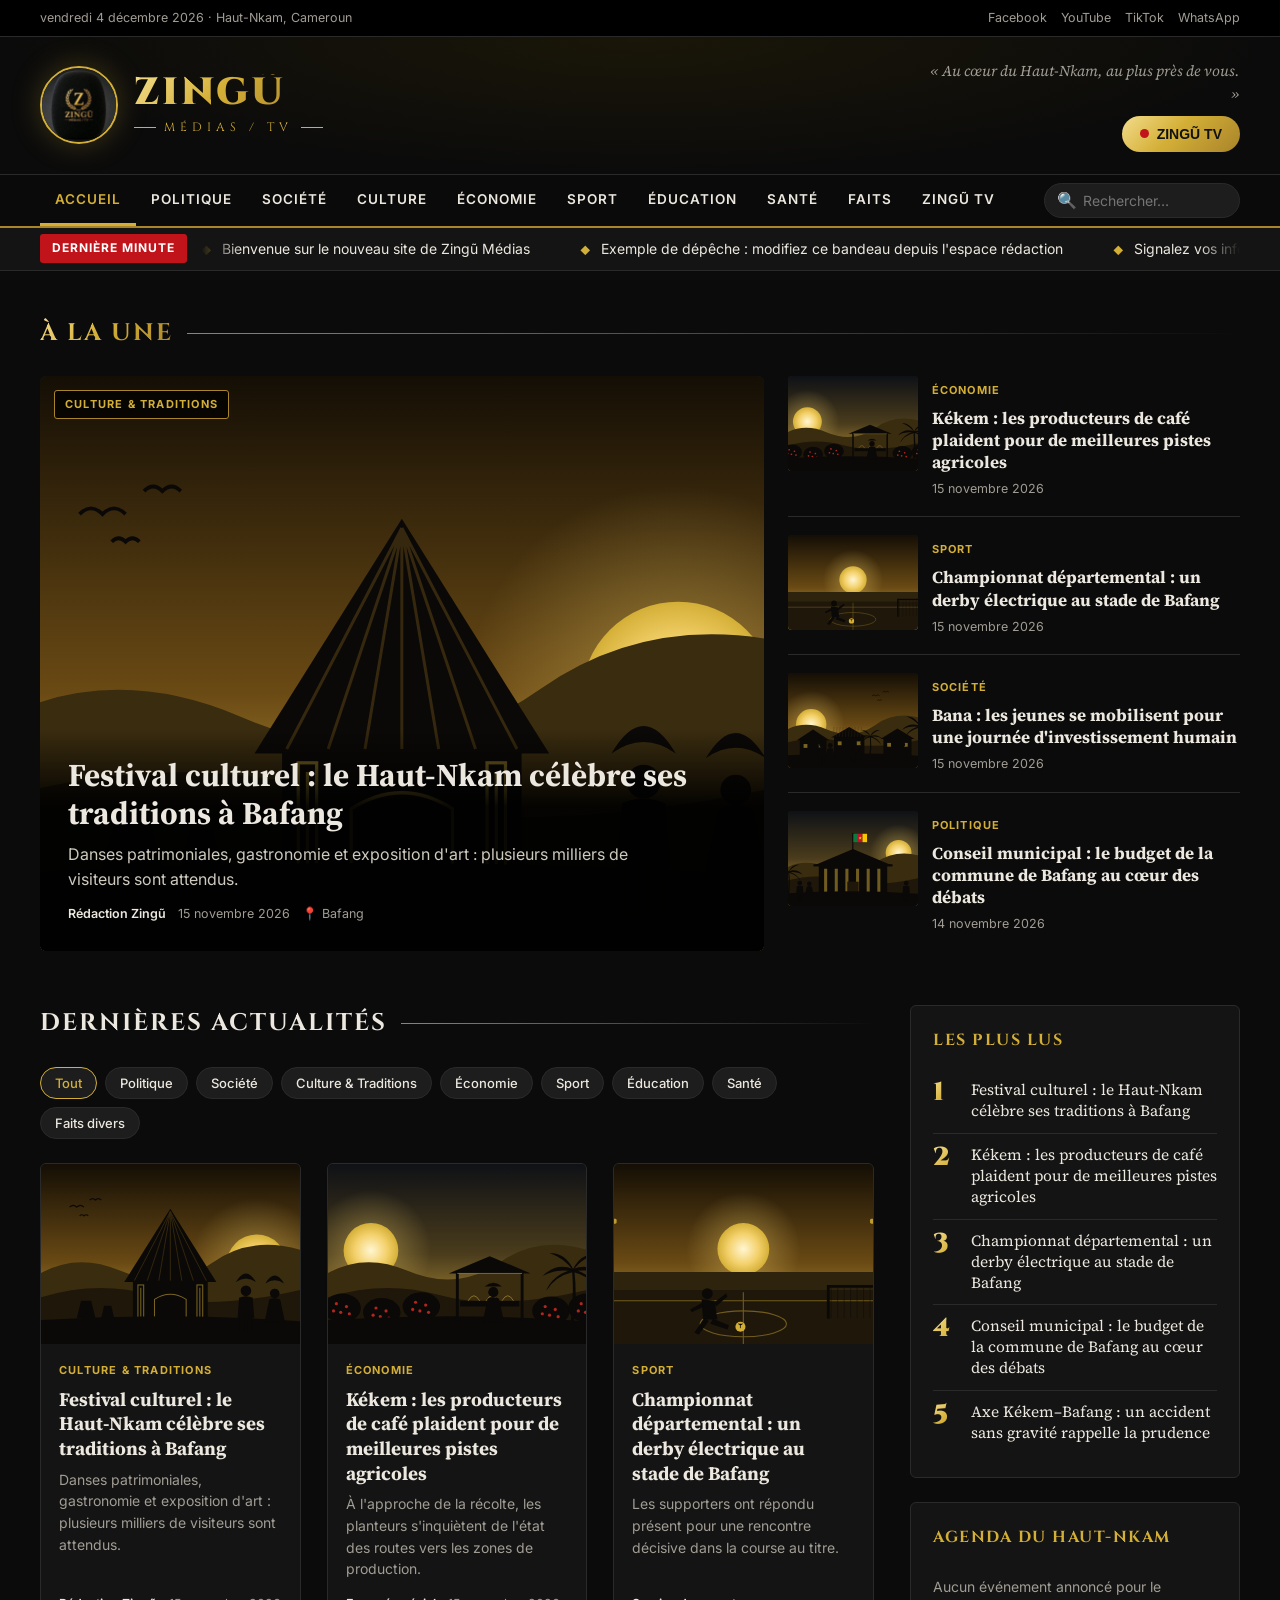
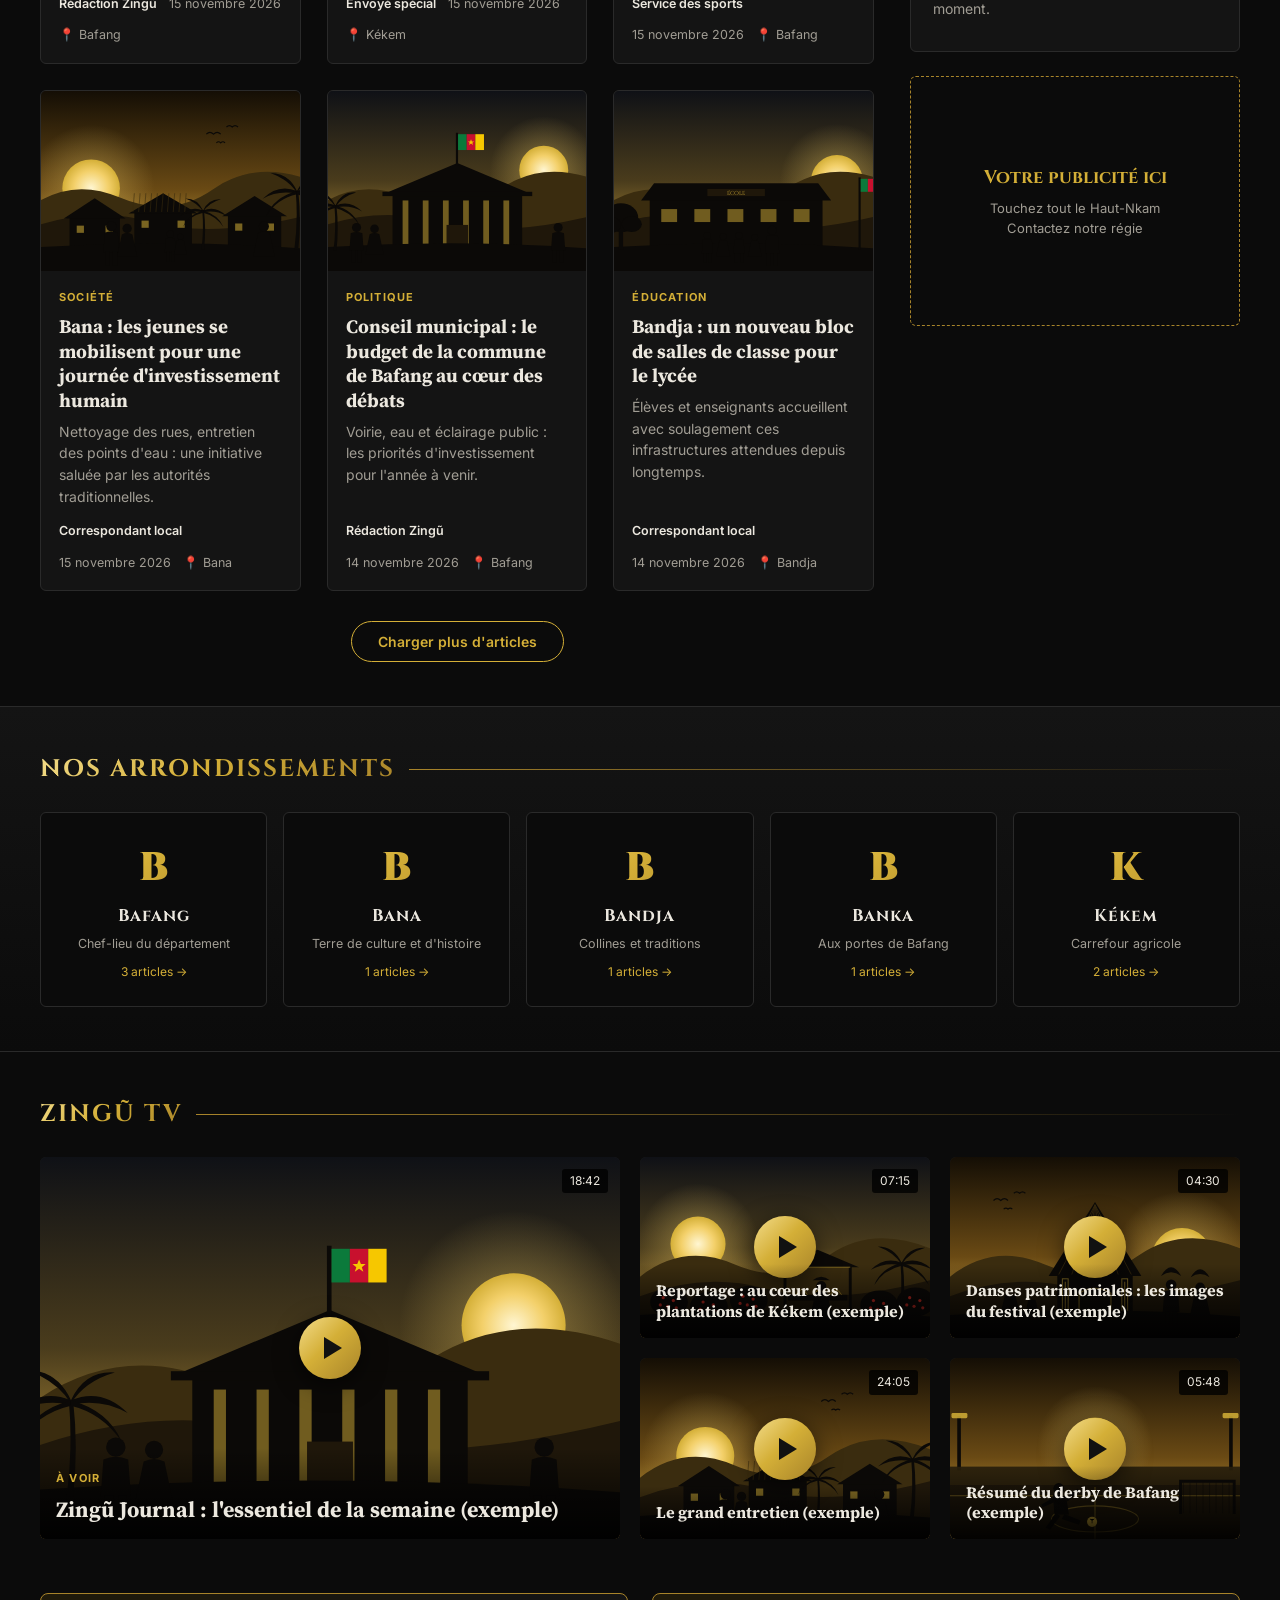
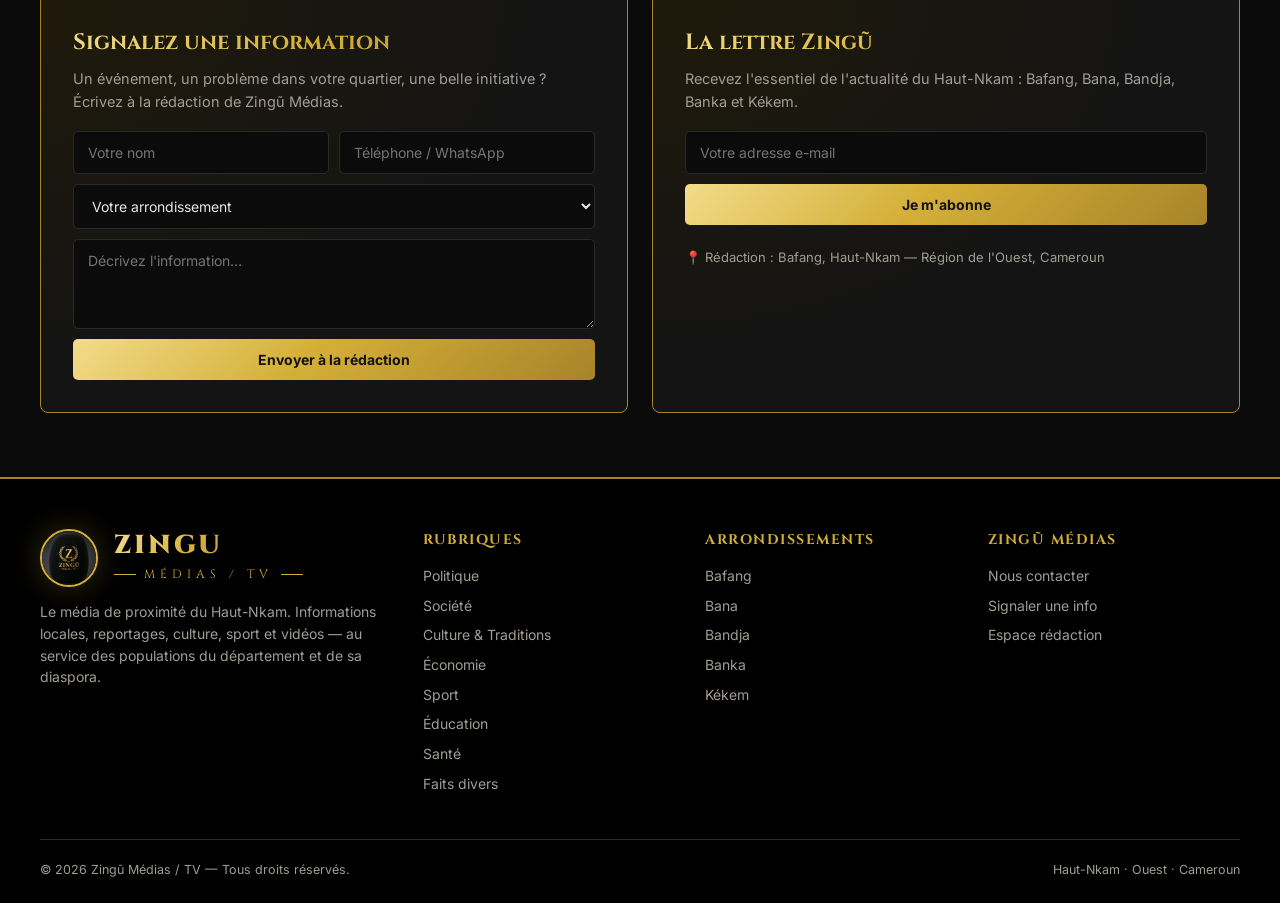
<file: index.html>
<!DOCTYPE html>
<html lang="fr">
<head>
<meta charset="UTF-8">
<meta name="viewport" content="width=device-width, initial-scale=1">
<title>Zingũ Médias — L'actualité du Haut-Nkam</title>
<meta name="description" content="Zingũ Médias / TV : toute l'actualité locale du Haut-Nkam — Bafang, Bana, Bandja, Banka, Kékem.">
<meta property="og:title" content="Zingũ Médias — L'actualité du Haut-Nkam">
<meta property="og:description" content="Informations locales, reportages, culture, sport et vidéos du Haut-Nkam.">
<meta property="og:image" content="/images/logo.jpg">
<link rel="icon" href="/images/logo.jpg">
<link rel="preconnect" href="https://fonts.googleapis.com">
<link href="https://fonts.googleapis.com/css2?family=Cinzel:wght@500;700;900&family=Source+Serif+4:opsz,wght@8..60,400;8..60,600;8..60,700&family=Inter:wght@400;500;600;700&display=swap" rel="stylesheet">
<style>
:root{
  --noir:#0b0b0b; --noir2:#141414; --noir3:#1d1d1d; --ligne:#2a2a2a;
  --or:#d4af37; --or-clair:#f0d47a; --or-fonce:#a8842a;
  --texte:#ece8df; --gris:#a19d94;
  --grad: linear-gradient(135deg,#f3dc8a 0%,#d4af37 45%,#a8842a 100%);
}
*{box-sizing:border-box;margin:0;padding:0}
html{scroll-behavior:smooth}
body{background:var(--noir);color:var(--texte);font-family:'Inter',sans-serif;line-height:1.55}
a{color:inherit;text-decoration:none}
.wrap{max-width:1240px;margin:0 auto;padding:0 20px}
.or-txt{background:var(--grad);-webkit-background-clip:text;background-clip:text;color:transparent}

/* barre du haut */
.topbar{background:#000;border-bottom:1px solid var(--ligne);font-size:12.5px;color:var(--gris)}
.topbar .wrap{display:flex;justify-content:space-between;align-items:center;height:36px;gap:12px}
.topbar .soc{display:flex;gap:14px}
.topbar .soc a:hover{color:var(--or)}

/* en-tête */
header.masthead{background:radial-gradient(ellipse at top,#1a1608 0%,var(--noir) 70%);border-bottom:1px solid var(--ligne)}
.masthead .wrap{display:flex;align-items:center;justify-content:space-between;padding-top:22px;padding-bottom:22px;gap:20px}
.brand{display:flex;align-items:center;gap:16px}
.brand img{width:78px;height:78px;border-radius:50%;object-fit:cover;border:2px solid var(--or);box-shadow:0 0 30px rgba(212,175,55,.25)}
.brand h1{font-family:'Cinzel',serif;font-weight:900;font-size:38px;letter-spacing:3px;line-height:1}
.brand .sub{font-family:'Cinzel',serif;font-size:12px;letter-spacing:5px;color:var(--or);margin-top:6px;display:flex;align-items:center;gap:8px}
.brand .sub::before,.brand .sub::after{content:"";width:22px;height:1px;background:var(--or)}
.slogan{font-family:'Source Serif 4',serif;font-style:italic;color:var(--gris);text-align:right;max-width:320px;font-size:15px}
.btn-live{display:inline-flex;align-items:center;gap:8px;background:var(--grad);color:#111;font-weight:700;padding:10px 18px;border-radius:999px;font-size:14px;border:none;cursor:pointer;margin-top:10px}
.dot{width:9px;height:9px;border-radius:50%;background:#c0141a;box-shadow:0 0 0 0 rgba(192,20,26,.7);animation:pulse 1.6s infinite}
@keyframes pulse{70%{box-shadow:0 0 0 9px rgba(192,20,26,0)}100%{box-shadow:0 0 0 0 rgba(192,20,26,0)}}

/* navigation */
nav.main{position:sticky;top:0;z-index:50;background:rgba(11,11,11,.96);backdrop-filter:blur(8px);border-bottom:2px solid var(--or-fonce)}
nav.main .wrap{display:flex;align-items:center;justify-content:space-between}
nav.main ul{list-style:none;display:flex;overflow-x:auto;scrollbar-width:none}
nav.main ul::-webkit-scrollbar{display:none}
nav.main li button{background:none;border:none;color:var(--texte);font:600 13.5px 'Inter';text-transform:uppercase;letter-spacing:1px;padding:16px 15px;cursor:pointer;white-space:nowrap;border-bottom:3px solid transparent}
nav.main li button:hover{color:var(--or)}
nav.main li button.actif{color:var(--or);border-bottom-color:var(--or)}
.search{display:flex;align-items:center;background:var(--noir3);border:1px solid var(--ligne);border-radius:999px;padding:0 12px;margin-left:12px}
.search input{background:none;border:none;color:var(--texte);padding:8px 6px;width:150px;outline:none;font:14px 'Inter'}

/* bandeau dernière minute */
.ticker{background:var(--noir2);border-bottom:1px solid var(--ligne);overflow:hidden}
.ticker .wrap{display:flex;align-items:center;height:42px}
.ticker .lab{background:#c0141a;color:#fff;font-weight:700;font-size:12px;letter-spacing:1px;padding:5px 12px;text-transform:uppercase;flex-shrink:0;border-radius:3px}
.ticker .piste{overflow:hidden;flex:1;margin-left:14px;mask-image:linear-gradient(90deg,transparent,#000 4%,#000 96%,transparent)}
.ticker .defile{display:inline-flex;gap:50px;white-space:nowrap;animation:defile 45s linear infinite;font-size:14px}
.ticker .defile span::before{content:"◆";color:var(--or);margin-right:10px;font-size:10px}
@keyframes defile{from{transform:translateX(0)}to{transform:translateX(-50%)}}

/* visuels d'illustration (sans photo) */
.visuel{position:relative;overflow:hidden;background:var(--noir3);display:flex;align-items:center;justify-content:center}
.visuel svg{position:absolute;inset:0;width:100%;height:100%;display:block}
.carte:hover .visuel svg,.mini:hover .visuel svg,.une-principale:hover .visuel svg{transform:scale(1.04)}
.visuel svg{transition:transform .5s ease}
.visuel .ico{position:relative;z-index:1;font-size:46px;opacity:.85;filter:drop-shadow(0 4px 12px rgba(0,0,0,.5))}
.visuel .z{position:absolute;right:12px;bottom:6px;z-index:1;font-family:'Cinzel',serif;font-weight:900;font-size:60px;color:rgba(212,175,55,.12)}

.tag{display:inline-block;font-size:11px;font-weight:700;letter-spacing:1.2px;text-transform:uppercase;color:var(--or);margin-bottom:8px}
.tag.sur{position:absolute;top:14px;left:14px;z-index:2;background:rgba(0,0,0,.75);padding:5px 10px;border:1px solid var(--or-fonce);border-radius:3px;margin:0}
.meta{font-size:12.5px;color:var(--gris);display:flex;gap:12px;flex-wrap:wrap}
.meta b{color:var(--texte);font-weight:600}

/* À la une */
section{padding:44px 0}
.titre-sec{display:flex;align-items:center;gap:14px;margin-bottom:24px}
.titre-sec h2{font-family:'Cinzel',serif;font-size:24px;letter-spacing:2px;white-space:nowrap}
.titre-sec .barre{flex:1;height:1px;background:linear-gradient(90deg,var(--or-fonce),transparent)}
.une{display:grid;grid-template-columns:1.6fr 1fr;gap:24px}
.une-principale{cursor:pointer;position:relative;border-radius:6px;overflow:hidden;min-height:440px;display:flex;flex-direction:column;justify-content:flex-end}
.une-principale .visuel{position:absolute;inset:0}
.une-principale .visuel .ico{font-size:110px;margin-bottom:120px}
.une-principale .contenu{position:relative;z-index:2;padding:28px;background:linear-gradient(transparent,rgba(0,0,0,.92) 35%)}
.une-principale h3{font-family:'Source Serif 4',serif;font-size:32px;line-height:1.18;margin-bottom:10px}
.une-principale:hover h3{color:var(--or-clair)}
.une-principale p{color:#cfcabe;margin-bottom:12px;max-width:620px}
.une-cote{display:flex;flex-direction:column;gap:18px}
.mini{display:grid;grid-template-columns:130px 1fr;gap:14px;cursor:pointer;padding-bottom:18px;border-bottom:1px solid var(--ligne)}
.mini:last-child{border-bottom:none}
.mini .visuel{height:95px;border-radius:4px}
.mini .visuel .ico{font-size:30px}
.mini h4{font-family:'Source Serif 4',serif;font-size:17px;line-height:1.3;margin-bottom:6px}
.mini:hover h4{color:var(--or-clair)}

/* grille d'articles */
.filtres{display:flex;gap:8px;flex-wrap:wrap;margin-bottom:24px}
.filtres button{background:var(--noir3);border:1px solid var(--ligne);color:var(--texte);padding:7px 14px;border-radius:999px;font:500 13px 'Inter';cursor:pointer}
.filtres button.actif,.filtres button:hover{border-color:var(--or);color:var(--or)}
.grille{display:grid;grid-template-columns:repeat(3,1fr);gap:26px}
.carte{background:var(--noir2);border:1px solid var(--ligne);border-radius:6px;overflow:hidden;cursor:pointer;transition:transform .2s,border-color .2s;display:flex;flex-direction:column}
.carte:hover{transform:translateY(-4px);border-color:var(--or-fonce)}
.carte .visuel{height:180px}
.carte .corps{padding:18px;display:flex;flex-direction:column;flex:1}
.carte h3{font-family:'Source Serif 4',serif;font-size:19px;line-height:1.3;margin-bottom:8px}
.carte:hover h3{color:var(--or-clair)}
.carte p{color:var(--gris);font-size:14px;margin-bottom:14px;flex:1}
.vide{grid-column:1/-1;text-align:center;color:var(--gris);padding:40px}
.plus{display:block;margin:30px auto 0;background:none;border:1px solid var(--or);color:var(--or);padding:11px 26px;border-radius:999px;font:600 14px 'Inter';cursor:pointer}
.plus:hover{background:var(--or);color:#111}

/* mise en page avec barre latérale */
.deux-col{display:grid;grid-template-columns:1fr 330px;gap:36px}
aside .bloc{background:var(--noir2);border:1px solid var(--ligne);border-radius:6px;padding:22px;margin-bottom:24px}
aside h3{font-family:'Cinzel',serif;font-size:16px;letter-spacing:1.5px;margin-bottom:16px;color:var(--or)}
.lus ol{list-style:none;counter-reset:n}
.lus li{counter-increment:n;display:flex;gap:14px;padding:11px 0;border-bottom:1px solid var(--ligne);cursor:pointer;font-family:'Source Serif 4',serif;font-size:15.5px;line-height:1.35}
.lus li:last-child{border:none}
.lus li::before{content:counter(n);font-family:'Cinzel',serif;font-weight:900;font-size:26px;line-height:1;min-width:24px}
.lus li::before{background:var(--grad);-webkit-background-clip:text;background-clip:text;color:transparent}
.lus li:hover{color:var(--or-clair)}
.agenda li{list-style:none;display:flex;gap:14px;padding:10px 0;border-bottom:1px solid var(--ligne)}
.agenda li:last-child{border:none}
.agenda .date{background:var(--grad);color:#111;border-radius:4px;text-align:center;min-width:52px;padding:5px 0;font-weight:700;line-height:1.1}
.agenda .date small{display:block;font-size:10px;text-transform:uppercase}
.agenda .date big{font-size:20px}
.agenda .ev{font-size:14px}
.agenda .ev span{display:block;color:var(--gris);font-size:12.5px}
.pub{height:250px;border:1px dashed var(--or-fonce);border-radius:6px;display:flex;flex-direction:column;align-items:center;justify-content:center;color:var(--gris);font-size:13px;text-align:center;gap:6px}
.pub b{font-family:'Cinzel',serif;color:var(--or);font-size:18px}

/* arrondissements */
.arr{background:linear-gradient(180deg,var(--noir2),var(--noir));border-top:1px solid var(--ligne);border-bottom:1px solid var(--ligne)}
.arr-grille{display:grid;grid-template-columns:repeat(5,1fr);gap:16px}
.arr-carte{background:var(--noir);border:1px solid var(--ligne);border-radius:6px;padding:24px 18px;text-align:center;cursor:pointer;transition:.2s;position:relative;overflow:hidden}
.arr-carte::before{content:"";position:absolute;left:0;right:0;top:0;height:3px;background:var(--grad);transform:scaleX(0);transition:.3s}
.arr-carte:hover{border-color:var(--or-fonce)}
.arr-carte:hover::before{transform:scaleX(1)}
.arr-carte .ini{font-family:'Cinzel',serif;font-size:40px;font-weight:900}
.arr-carte h4{font-family:'Cinzel',serif;font-size:17px;letter-spacing:1px;margin:4px 0}
.arr-carte p{font-size:12.5px;color:var(--gris)}
.arr-carte .nb{margin-top:10px;font-size:12px;color:var(--or)}

/* TV */
.tv-grille{display:grid;grid-template-columns:2fr 1fr 1fr;gap:20px}
.video{position:relative;border-radius:6px;overflow:hidden;cursor:pointer;aspect-ratio:16/10}
.video .visuel{position:absolute;inset:0}
.video .play{position:absolute;inset:0;margin:auto;width:62px;height:62px;border-radius:50%;background:var(--grad);display:flex;align-items:center;justify-content:center;z-index:2;box-shadow:0 6px 24px rgba(0,0,0,.6);transition:.2s}
.video:hover .play{transform:scale(1.1)}
.video .play::after{content:"";border-left:18px solid #111;border-top:11px solid transparent;border-bottom:11px solid transparent;margin-left:5px}
.video .leg{position:absolute;left:0;right:0;bottom:0;z-index:2;padding:16px;background:linear-gradient(transparent,rgba(0,0,0,.9))}
.video .leg h4{font-family:'Source Serif 4',serif;font-size:16px;line-height:1.3}
.video.grand .leg h4{font-size:22px}
.video .duree{position:absolute;top:12px;right:12px;z-index:2;background:rgba(0,0,0,.8);font-size:12px;padding:3px 8px;border-radius:3px}
.tv-grille .video.grand{grid-row:span 2;aspect-ratio:auto}

/* signaler / newsletter */
.cta{display:grid;grid-template-columns:1fr 1fr;gap:24px}
.cta .box{border:1px solid var(--or-fonce);border-radius:8px;padding:32px;background:radial-gradient(ellipse at top left,#1f1a0a,var(--noir2) 60%)}
.cta h3{font-family:'Cinzel',serif;font-size:22px;margin-bottom:8px}
.cta p{color:var(--gris);margin-bottom:18px;font-size:14.5px}
.cta form{display:flex;flex-direction:column;gap:10px}
.cta input,.cta textarea,.cta select{background:var(--noir);border:1px solid var(--ligne);color:var(--texte);padding:12px 14px;border-radius:5px;font:14px 'Inter';outline:none}
.cta input:focus,.cta textarea:focus,.cta select:focus{border-color:var(--or)}
.cta textarea{min-height:90px;resize:vertical}
.cta .ligne{display:flex;gap:10px}
.cta .ligne input{flex:1}
.cta button{background:var(--grad);color:#111;border:none;padding:12px 20px;border-radius:5px;font:700 14px 'Inter';cursor:pointer}
.ok{display:none;color:var(--or-clair);font-size:14px;margin-top:6px}

/* pied de page */
footer{background:#000;border-top:2px solid var(--or-fonce);padding:50px 0 24px;margin-top:20px}
.pied{display:grid;grid-template-columns:1.4fr 1fr 1fr 1fr;gap:30px;margin-bottom:36px}
.pied h5{font-family:'Cinzel',serif;color:var(--or);font-size:14px;letter-spacing:1.5px;margin-bottom:14px}
.pied ul{list-style:none}
.pied li{margin-bottom:8px;font-size:14px;color:var(--gris);cursor:pointer}
.pied li:hover{color:var(--or)}
.pied .brand img{width:58px;height:58px}
.pied .brand h1{font-size:26px}
.pied p{color:var(--gris);font-size:14px;margin-top:14px}
.copy{border-top:1px solid var(--ligne);padding-top:20px;display:flex;justify-content:space-between;font-size:12.5px;color:var(--gris);flex-wrap:wrap;gap:10px}

/* lecteur d'article */
.modal{position:fixed;inset:0;background:rgba(0,0,0,.85);z-index:100;display:none;overflow-y:auto;padding:30px 16px}
.modal.ouvert{display:block}
.article{max-width:760px;margin:0 auto;background:var(--noir2);border:1px solid var(--ligne);border-radius:8px;overflow:hidden;position:relative}
.article .visuel{height:300px}
.article .visuel .ico{font-size:90px}
.article .txt{padding:34px 40px 40px}
.article h2{font-family:'Source Serif 4',serif;font-size:34px;line-height:1.18;margin:6px 0 14px}
.article .chapo{font-family:'Source Serif 4',serif;font-size:19px;color:#d8d3c7;margin:20px 0;padding-left:16px;border-left:3px solid var(--or)}
.article .txt p.c{font-family:'Source Serif 4',serif;font-size:17.5px;line-height:1.75;margin-bottom:18px;color:#e2ddd2}
.fermer{position:absolute;top:14px;right:14px;z-index:5;width:40px;height:40px;border-radius:50%;background:rgba(0,0,0,.75);border:1px solid var(--or-fonce);color:var(--or);font-size:22px;cursor:pointer}
.partage{display:flex;gap:10px;margin-top:26px;padding-top:20px;border-top:1px solid var(--ligne);align-items:center;flex-wrap:wrap}
.partage button{background:var(--noir3);border:1px solid var(--ligne);color:var(--texte);padding:8px 14px;border-radius:999px;font:500 13px 'Inter';cursor:pointer}
.partage button:hover{border-color:var(--or);color:var(--or)}

@media (max-width:980px){
  .une,.deux-col,.cta{grid-template-columns:1fr}
  .grille{grid-template-columns:repeat(2,1fr)}
  .arr-grille{grid-template-columns:repeat(3,1fr)}
  .tv-grille{grid-template-columns:1fr 1fr}
  .tv-grille .video.grand{grid-column:span 2;grid-row:auto;aspect-ratio:16/9}
  .pied{grid-template-columns:1fr 1fr}
  .slogan{display:none}
  .search{display:none}
}
@media (max-width:600px){
  .brand h1{font-size:28px}.brand img{width:60px;height:60px}
  .grille{grid-template-columns:1fr}
  .arr-grille{grid-template-columns:repeat(2,1fr)}
  .une-principale h3{font-size:24px}
  .une-principale{min-height:380px}
  .article .txt{padding:24px 20px}
  .article h2{font-size:26px}
  .topbar .soc{display:none}
  .masthead .btn-live{display:none}
  .pied{grid-template-columns:1fr}
}
</style>

<style>
.visuel img.photo{position:absolute;inset:0;width:100%;height:100%;object-fit:cover;z-index:1;transition:transform .5s ease}
.carte:hover .visuel img.photo,.mini:hover .visuel img.photo,.une-principale:hover .visuel img.photo{transform:scale(1.04)}
.corps-art{font-family:'Source Serif 4',serif;font-size:17.5px;line-height:1.75;color:#e2ddd2}
.corps-art p{margin-bottom:18px}
.corps-art h3{font-size:23px;margin:28px 0 12px;color:var(--or-clair)}
.corps-art h4{font-size:19px;margin:22px 0 10px}
.corps-art blockquote{border-left:3px solid var(--or);padding:4px 0 4px 18px;margin:20px 0;font-style:italic;color:#d8d3c7}
.corps-art ul,.corps-art ol{margin:0 0 18px 24px}
.corps-art li{margin-bottom:6px}
.corps-art a{color:var(--or-clair);text-decoration:underline}
.corps-art figure{margin:24px 0}
.corps-art img{max-width:100%;border-radius:4px;display:block}
.legende{font-size:12.5px;color:var(--gris);padding:8px 40px 0;font-style:italic}
.chargement{grid-column:1/-1;text-align:center;color:var(--gris);padding:60px}
.erreur{color:#e5a3a3}
a.video{display:block}
</style>
<script src="https://identity.netlify.com/v1/netlify-identity-widget.js"></script>
</head>
<body>
<svg width="0" height="0" style="position:absolute" aria-hidden="true"><defs>
  <linearGradient id="cielA" x1="0" y1="0" x2="0" y2="1"><stop offset="0" stop-color="#140e05"/><stop offset=".55" stop-color="#6a4a14"/><stop offset="1" stop-color="#e8bd4f"/></linearGradient>
  <linearGradient id="cielB" x1="0" y1="0" x2="0" y2="1"><stop offset="0" stop-color="#0f1116"/><stop offset=".5" stop-color="#4a3c1c"/><stop offset="1" stop-color="#dcae42"/></linearGradient>
  <radialGradient id="soleil"><stop offset="0" stop-color="#fff6d2"/><stop offset=".6" stop-color="#f3d06a"/><stop offset="1" stop-color="#d4af37"/></radialGradient>
  <radialGradient id="halo"><stop offset="0" stop-color="#f3d06a" stop-opacity=".45"/><stop offset="1" stop-color="#f3d06a" stop-opacity="0"/></radialGradient>
</defs></svg>

<div class="topbar"><div class="wrap">
  <span id="date-jour">Haut-Nkam, Cameroun</span>
  <div class="soc">
    <a id="l-facebook" href="https://www.facebook.com" target="_blank" rel="noopener">Facebook</a>
    <a id="l-youtube" href="https://www.youtube.com" target="_blank" rel="noopener">YouTube</a>
    <a id="l-tiktok" href="https://www.tiktok.com" target="_blank" rel="noopener">TikTok</a>
    <a id="l-whatsapp" href="https://www.whatsapp.com" target="_blank" rel="noopener">WhatsApp</a>
  </div>
</div></div>

<header class="masthead"><div class="wrap">
  <a class="brand" href="#" onclick="allerA('tout');window.scrollTo(0,0);return false;">
    <img src="/images/logo.jpg" alt="Logo Zingũ Médias">
    <div><h1 class="or-txt">ZINGŨ</h1><div class="sub">MÉDIAS / TV</div></div>
  </a>
  <div style="text-align:right">
    <p class="slogan" id="slogan">« Au cœur du Haut-Nkam, au plus près de vous. »</p>
    <button class="btn-live" onclick="document.getElementById('tv').scrollIntoView()"><span class="dot"></span> ZINGŨ TV</button>
  </div>
</div></header>

<nav class="main"><div class="wrap">
  <ul id="menu"></ul>
  <label class="search">🔍<input id="recherche" type="search" placeholder="Rechercher…"></label>
</div></nav>

<div class="ticker" id="ticker"><div class="wrap">
  <span class="lab">Dernière minute</span>
  <div class="piste"><div class="defile" id="defile"></div></div>
</div></div>

<main>
  <section id="une"><div class="wrap">
    <div class="titre-sec"><h2 class="or-txt">À LA UNE</h2><div class="barre"></div></div>
    <div class="une">
      <article class="une-principale" id="une-principale"></article>
      <div class="une-cote" id="une-cote"></div>
    </div>
  </div></section>

  <section id="actus" style="padding-top:10px"><div class="wrap deux-col">
    <div>
      <div class="titre-sec"><h2 id="titre-liste">DERNIÈRES ACTUALITÉS</h2><div class="barre"></div></div>
      <div class="filtres" id="filtres"></div>
      <div class="grille" id="grille"><div class="chargement">Chargement des articles…</div></div>
      <button class="plus" id="plus" style="display:none">Charger plus d'articles</button>
    </div>
    <aside>
      <div class="bloc lus"><h3>LES PLUS LUS</h3><ol id="lus"></ol></div>
      <div class="bloc agenda"><h3>AGENDA DU HAUT-NKAM</h3><ul id="agenda"></ul></div>
      <div class="pub"><b>Votre publicité ici</b>Touchez tout le Haut-Nkam<br>Contactez notre régie</div>
    </aside>
  </div></section>

  <section class="arr" id="arrondissements"><div class="wrap">
    <div class="titre-sec"><h2 class="or-txt">NOS ARRONDISSEMENTS</h2><div class="barre"></div></div>
    <div class="arr-grille" id="arr-grille"></div>
  </div></section>

  <section id="tv"><div class="wrap">
    <div class="titre-sec"><h2 class="or-txt">ZINGŨ TV</h2><div class="barre"></div></div>
    <div class="tv-grille" id="tv-grille"></div>
  </div></section>

  <section id="contact" style="padding-top:10px"><div class="wrap cta">
    <div class="box">
      <h3 class="or-txt">Signalez une information</h3>
      <p>Un événement, un problème dans votre quartier, une belle initiative ? Écrivez à la rédaction de Zingũ Médias.</p>
      <form name="signalement" method="POST" data-netlify="true" netlify-honeypot="bot-field" id="form-info">
        <input type="hidden" name="form-name" value="signalement">
        <p style="display:none"><label>Ne pas remplir : <input name="bot-field"></label></p>
        <div class="ligne"><input name="nom" required placeholder="Votre nom"><input name="telephone" required placeholder="Téléphone / WhatsApp"></div>
        <select name="arrondissement" required><option value="">Votre arrondissement</option><option>Bafang</option><option>Bana</option><option>Bandja</option><option>Banka</option><option>Kékem</option></select>
        <textarea name="message" required placeholder="Décrivez l'information…"></textarea>
        <button type="submit">Envoyer à la rédaction</button>
        <div class="ok" id="ok-info"></div>
      </form>
    </div>
    <div class="box">
      <h3 class="or-txt">La lettre Zingũ</h3>
      <p>Recevez l'essentiel de l'actualité du Haut-Nkam : Bafang, Bana, Bandja, Banka et Kékem.</p>
      <form name="newsletter" method="POST" data-netlify="true" netlify-honeypot="bot-field" id="form-news">
        <input type="hidden" name="form-name" value="newsletter">
        <p style="display:none"><label>Ne pas remplir : <input name="bot-field"></label></p>
        <input type="email" name="email" required placeholder="Votre adresse e-mail">
        <button type="submit">Je m'abonne</button>
        <div class="ok" id="ok-news"></div>
      </form>
      <p style="margin-top:22px;margin-bottom:0;font-size:13px" id="adresse">📍 Rédaction : Bafang, Haut-Nkam — Région de l'Ouest, Cameroun</p>
    </div>
  </div></section>
</main>

<footer><div class="wrap">
  <div class="pied">
    <div>
      <div class="brand"><img src="/images/logo.jpg" alt=""><div><h1 class="or-txt">ZINGŨ</h1><div class="sub">MÉDIAS / TV</div></div></div>
      <p>Le média de proximité du Haut-Nkam. Informations locales, reportages, culture, sport et vidéos — au service des populations du département et de sa diaspora.</p>
    </div>
    <div><h5>RUBRIQUES</h5><ul id="pied-rub"></ul></div>
    <div><h5>ARRONDISSEMENTS</h5><ul id="pied-arr"></ul></div>
    <div><h5>ZINGŨ MÉDIAS</h5><ul>
      <li onclick="document.getElementById('contact').scrollIntoView()">Nous contacter</li>
      <li onclick="document.getElementById('contact').scrollIntoView()">Signaler une info</li>
      <li id="pied-tel"></li><li id="pied-mail"></li>
      <li><a href="/admin/">Espace rédaction</a></li>
    </ul></div>
  </div>
  <div class="copy"><span>© <span id="annee"></span> Zingũ Médias / TV — Tous droits réservés.</span><span>Haut-Nkam · Ouest · Cameroun</span></div>
</div></footer>

<div class="modal" id="modal" onclick="if(event.target===this)fermer()">
  <div class="article" id="article"></div>
</div>

<script>
const N="#0b0907", N2="#1f170a", N3="#3a2c0f", OR="#d4af37";
const pers=(x,y,s=1,robe=false)=>`<g transform="translate(${x},${y}) scale(${s})" fill="${N}"><circle cx="0" cy="-36" r="7"/>${robe?'<path d="M-8,-27 Q0,-31 8,-27 L15,6 L-15,6Z"/>':'<path d="M-9,-27 Q0,-31 9,-27 L11,0 L-11,0Z"/><rect x="-8" y="-1" width="6" height="19"/><rect x="2" y="-1" width="6" height="19"/>'}</g>`;
const palmier=(x,y,s=1)=>`<g transform="translate(${x},${y}) scale(${s})" fill="${N}"><path d="M-3,0 Q3,-45 -1,-90 L3,-90 Q8,-45 3,0Z"/><path d="M1,-90 Q-28,-102 -52,-78 Q-28,-92 1,-86Z"/><path d="M1,-90 Q30,-102 54,-78 Q30,-92 1,-86Z"/><path d="M1,-90 Q-12,-118 -40,-118 Q-12,-108 1,-87Z"/><path d="M1,-90 Q14,-118 42,-116 Q14,-108 1,-87Z"/><path d="M1,-90 Q-35,-80 -46,-52 Q-30,-78 1,-85Z"/><path d="M1,-90 Q36,-80 48,-52 Q30,-78 1,-85Z"/></g>`;
const arbre=(x,y,s=1)=>`<g transform="translate(${x},${y}) scale(${s})" fill="${N}"><rect x="-3" y="-30" width="6" height="30"/><ellipse cx="0" cy="-44" rx="24" ry="20"/><ellipse cx="-14" cy="-34" rx="14" ry="11"/><ellipse cx="15" cy="-35" rx="14" ry="11"/></g>`;
const collines=(c=[N3,N2])=>`<path d="M0,165 Q60,118 130,148 T260,136 T400,126 V250 H0Z" fill="${c[0]}"/><path d="M0,192 Q90,158 175,182 T400,170 V250 H0Z" fill="${c[1]}"/>`;
const sol=`<path d="M0,218 Q200,204 400,220 V250 H0Z" fill="${N}"/>`;
const ciel=(id="cielA",sx=300,sy=150,r=42)=>`<rect width="400" height="250" fill="url(#${id})"/><circle cx="${sx}" cy="${sy}" r="${r*2.2}" fill="url(#halo)"/><circle cx="${sx}" cy="${sy}" r="${r}" fill="url(#soleil)"/>`;
const oiseaux=(x,y)=>`<g stroke="${N}" stroke-width="1.6" fill="none"><path d="M${x},${y} q5,-5 10,0 q5,-5 10,0"/><path d="M${x+28},${y-10} q4,-4 8,0 q4,-4 8,0"/><path d="M${x+14},${y+12} q3,-3 6,0 q3,-3 6,0"/></g>`;

const SCENES={
 culture:()=>`${ciel("cielA",320,140)}${collines()}
  <g fill="${N}"><rect x="148" y="160" width="104" height="58"/><polygon points="136,164 200,62 264,164"/></g>
  <g stroke="${N3}" stroke-width="1.3" opacity=".9"><path d="M200,66 L150,162 M200,66 L168,162 M200,66 L184,162 M200,66 L200,162 M200,66 L216,162 M200,66 L232,162 M200,66 L250,162"/></g>
  <g fill="none" stroke="${OR}" stroke-width="1.4" opacity=".55"><rect x="155" y="168" width="8" height="48"/><rect x="237" y="168" width="8" height="48"/><path d="M159,172 l0,40 M241,172 l0,40"/><path d="M178,218 v-30 q22,-14 44,0 v30"/></g>
  ${sol}
  <g fill="${N}"><path d="M70,214 l6,-24 h14 l6,24z"/><path d="M104,214 l4,-17 h10 l4,17z"/></g>
  <g transform="translate(305,214)">${pers(0,0,1.05)}<path d="M-14,-50 Q0,-74 14,-50 Q0,-60 -14,-50Z" fill="${N}"/></g>
  <g transform="translate(345,214)">${pers(0,0,.95,true)}<path d="M-13,-48 Q0,-70 13,-48 Q0,-57 -13,-48Z" fill="${N}"/></g>
  ${oiseaux(60,60)}`,
 economie:()=>`${ciel("cielB",80,120,38)}${collines()}
  ${[[40,200],[95,206],[150,198],[330,204],[380,200]].map(([x,y])=>`<g><ellipse cx="${x}" cy="${y}" rx="26" ry="20" fill="${N}"/><g fill="#b3261e">${[[-8,-6],[6,-2],[-2,6],[10,8],[-12,4]].map(([a,b])=>`<circle cx="${x+a}" cy="${y+b}" r="2.2"/>`).join("")}</g></g>`).join("")}
  ${sol}
  <g fill="${N}"><rect x="198" y="150" width="4" height="68"/><rect x="288" y="150" width="4" height="68"/><path d="M188,152 L245,128 L302,152Z"/><rect x="204" y="190" width="82" height="8"/></g>
  <g fill="none" stroke="${OR}" stroke-width="1.2" opacity=".6"><path d="M200,152 h90"/><path d="M215,190 q8,-14 16,0 M240,190 q8,-14 16,0 M262,190 q8,-14 16,0"/></g>
  ${pers(250,214,1,true)}<path d="M238,170 q12,-10 24,0z" fill="${N}"/>
  ${palmier(360,218,.8)}`,
 sport:()=>`${ciel("cielA",200,118,36)}<path d="M0,150 H400 V250 H0Z" fill="${N2}"/>
  <g fill="${N}"><rect x="10" y="80" width="5" height="75"/><rect x="385" y="80" width="5" height="75"/></g>
  <g fill="${OR}" opacity=".85"><rect x="2" y="76" width="22" height="7" rx="2"/><rect x="376" y="76" width="22" height="7" rx="2"/></g>
  <path d="M0,150 L400,150 L400,175 L0,175Z" fill="${N3}" opacity=".6"/>
  <g fill="none" stroke="${OR}" stroke-width="1.5" opacity=".45"><path d="M200,178 V250"/><ellipse cx="200" cy="222" rx="60" ry="18"/><path d="M0,190 H400"/></g>
  <g fill="none" stroke="${N}" stroke-width="4"><path d="M318,215 V170 H392 V215"/></g>
  <g stroke="${N}" stroke-width="1" opacity=".6">${Array.from({length:8},(_,i)=>`<path d="M${322+i*9},172 V214"/>`).join("")}</g>
  <g transform="translate(150,228)" fill="${N}"><circle cx="0" cy="-48" r="7.5"/><path d="M-8,-40 L10,-38 L14,-12 L-6,-12Z"/><path d="M-4,-14 L-18,6 L-12,9 L2,-10Z"/><path d="M8,-13 L30,-4 L28,2 L4,-6Z"/><path d="M-6,-36 L-24,-26 L-22,-22 L-4,-30Z"/><path d="M10,-36 L26,-48 L28,-44 L12,-30Z"/></g>
  <circle cx="196" cy="226" r="7" fill="${OR}"/><path d="M193,222 l3,2 l3,-2 M196,224 v4" stroke="${N}" stroke-width="1"/>`,
 politique:()=>`${ciel("cielB",320,110,34)}${collines()}
  <g fill="${N}"><rect x="110" y="140" width="180" height="78"/><polygon points="100,142 200,100 300,142"/><rect x="96" y="140" width="208" height="6"/></g>
  <g fill="${OR}" opacity=".5">${[0,1,2,3,4,5].map(i=>`<rect x="${124+i*28}" y="152" width="8" height="62"/>`).join("")}</g>
  <rect x="185" y="186" width="30" height="32" fill="${N2}"/>
  <rect x="198" y="58" width="3" height="46" fill="${N}"/>
  <g transform="translate(201,60)"><rect width="12" height="22" fill="#0b7a3b"/><rect x="12" width="12" height="22" fill="#c8102e"/><rect x="24" width="12" height="22" fill="#f6c700"/><polygon points="18,7 19.2,10 22.3,10 19.8,12 20.8,15 18,13 15.2,15 16.2,12 13.7,10 16.8,10" fill="#f6c700"/></g>
  ${sol}${pers(60,222,.9)}${pers(85,222,.85,true)}${pers(340,222,.9)}${palmier(30,222,.7)}`,
 societe:()=>`${ciel("cielA",90,135,40)}${collines()}
  ${[[60,175,70],[150,168,80],[280,172,74]].map(([x,y,w])=>`<g fill="${N}"><rect x="${x}" y="${y}" width="${w}" height="${218-y}"/><polygon points="${x-8},${y+2} ${x+w/2},${y-26} ${x+w+8},${y+2}"/></g><g fill="${OR}" opacity=".55"><rect x="${x+10}" y="${y+12}" width="10" height="10"/><rect x="${x+w-20}" y="${y+12}" width="10" height="10"/></g>`).join("")}
  <g stroke="${N3}" stroke-width="1" opacity=".8">${Array.from({length:10},(_,i)=>`<path d="M${150+i*8},${142+Math.abs(i-4.5)*0} l-2,26"/>`).join("")}</g>
  ${sol}${palmier(375,220,.9)}${palmier(245,220,.6)}
  ${pers(118,224,1)}${pers(140,224,.92,true)}${pers(200,224,.7)}${pers(214,224,.6,true)}${pers(330,224,1,true)}
  ${oiseaux(250,60)}`,
 education:()=>`${ciel("cielB",330,125,36)}${collines()}
  <g fill="${N}"><rect x="70" y="150" width="240" height="68"/><path d="M58,152 L76,128 L304,128 L322,152Z"/></g>
  <g fill="${OR}" opacity=".5">${[0,1,2,3,4].map(i=>`<rect x="${86+i*46}" y="164" width="22" height="18"/>`).join("")}</g>
  <rect x="150" y="136" width="80" height="10" fill="${N2}"/><text x="190" y="144.5" text-anchor="middle" font-family="Cinzel,serif" font-size="8" fill="${OR}" opacity=".9">ÉCOLE</text>
  ${sol}
  ${pers(150,226,.7)}${pers(172,226,.66,true)}${pers(194,226,.7)}${pers(216,226,.64,true)}${pers(240,226,.9)}
  <g fill="${N}"><rect x="360" y="120" width="3" height="100"/></g><g transform="translate(363,122)"><rect width="10" height="18" fill="#0b7a3b"/><rect x="10" width="10" height="18" fill="#c8102e"/><rect x="20" width="10" height="18" fill="#f6c700"/></g>
  ${arbre(30,220,1)}`,
 sante:()=>`${ciel("cielA",80,120,34)}${collines()}
  <g fill="${N}"><rect x="140" y="148" width="170" height="70"/><polygon points="130,150 225,118 320,150"/></g>
  <g transform="translate(225,132)"><circle r="13" fill="${N2}"/><rect x="-3" y="-9" width="6" height="18" fill="#c8102e"/><rect x="-9" y="-3" width="18" height="6" fill="#c8102e"/></g>
  <g fill="${OR}" opacity=".5"><rect x="156" y="164" width="22" height="16"/><rect x="272" y="164" width="22" height="16"/></g>
  <rect x="210" y="178" width="30" height="40" fill="${N2}"/>
  ${sol}${arbre(70,220,1.1)}${palmier(360,220,.85)}
  ${pers(118,224,.95,true)}<g transform="translate(118,224) scale(.95)"><circle cx="9" cy="-24" r="5" fill="${N}"/></g>${pers(330,224,.9)}`,
 faitsdivers:()=>`${ciel("cielA",300,128,32)}${collines()}
  <path d="M170,250 C200,215 120,195 190,170 C240,155 230,140 260,132 L266,134 C240,145 252,160 205,176 C150,198 245,220 230,250Z" fill="#141414"/>
  <path d="M200,250 C210,222 160,200 197,180 C232,163 240,148 263,133" fill="none" stroke="${OR}" stroke-width="1.4" stroke-dasharray="6 6" opacity=".7"/>
  ${sol.replace(N,"transparent")}
  <g transform="translate(205,220)" fill="${N}"><path d="M-30,0 L-26,-12 L-16,-20 H14 L24,-12 L32,-10 L32,0Z"/><circle cx="-18" cy="2" r="6"/><circle cx="20" cy="2" r="6"/></g>
  <g fill="${OR}"><circle cx="234" cy="214" r="2.4"/></g>
  <g transform="translate(300,222)"><rect x="-2" y="-46" width="4" height="46" fill="${N}"/><polygon points="0,-70 16,-46 -16,-46" fill="${OR}"/><text x="0" y="-50" text-anchor="middle" font-size="16" font-weight="700" fill="${N}">!</text></g>
  ${arbre(60,222,1)}${arbre(110,226,.7)}${palmier(370,226,.8)}`
};
const visuel=(rub,img)=>`<div class="visuel"><svg viewBox="0 0 400 250" preserveAspectRatio="xMidYMid slice" aria-hidden="true">${(SCENES[rub]||SCENES.societe)()}</svg>${img?`<img class="photo" src="${esc(img)}" alt="" loading="lazy" onerror="this.remove()">`:""}</div>`;

const RUBRIQUES={politique:"Politique",societe:"Société",culture:"Culture & Traditions",economie:"Économie",sport:"Sport",education:"Éducation",sante:"Santé",faitsdivers:"Faits divers"};
const ARRS=[{nom:"Bafang",d:"Chef-lieu du département"},{nom:"Bana",d:"Terre de culture et d'histoire"},{nom:"Bandja",d:"Collines et traditions"},{nom:"Banka",d:"Aux portes de Bafang"},{nom:"Kékem",d:"Carrefour agricole"}];
const $=id=>document.getElementById(id);
const esc=s=>String(s??"").replace(/[&<>"']/g,c=>({"&":"&amp;","<":"&lt;",">":"&gt;",'"':"&quot;","'":"&#39;"}[c]));
const slug=s=>String(s).normalize("NFD").replace(/[̀-ͯ]/g,"").toLowerCase().replace(/[^a-z0-9]+/g,"-").replace(/^-|-$/g,"").slice(0,70);

let ARTICLES=[],VIDEOS=[],filtre="tout",arrFiltre=null,terme="",nbAff=6;

/* ---- petit convertisseur Markdown (texte du back-office) ---- */
function inline(t){
  return t.replace(/!\[([^\]]*)\]\(([^)\s]+)\)/g,'<img src="$2" alt="$1" loading="lazy">')
    .replace(/\[([^\]]+)\]\(([^)\s]+)\)/g,'<a href="$2" target="_blank" rel="noopener">$1</a>')
    .replace(/\*\*([^*]+)\*\*/g,"<strong>$1</strong>").replace(/__([^_]+)__/g,"<strong>$1</strong>")
    .replace(/\*([^*]+)\*/g,"<em>$1</em>").replace(/(^|\W)_([^_]+)_(?=\W|$)/g,"$1<em>$2</em>");
}
function md(src){
  return esc(src||"").replace(/\r/g,"").split(/\n{2,}/).map(b=>{
    b=b.trim(); if(!b) return "";
    const L=b.split("\n");
    if(/^#{1,2} /.test(b)) return `<h3>${inline(b.replace(/^#+ /,""))}</h3>`;
    if(/^#{3,} /.test(b)) return `<h4>${inline(b.replace(/^#+ /,""))}</h4>`;
    if(L.every(l=>/^&gt; ?/.test(l))) return `<blockquote>${inline(L.map(l=>l.replace(/^&gt; ?/,"")).join("<br>"))}</blockquote>`;
    if(L.every(l=>/^[-*+] /.test(l))) return `<ul>${L.map(l=>`<li>${inline(l.slice(2))}</li>`).join("")}</ul>`;
    if(L.every(l=>/^\d+[.)] /.test(l))) return `<ol>${L.map(l=>`<li>${inline(l.replace(/^\d+[.)] /,""))}</li>`).join("")}</ol>`;
    if(/^!\[[^\]]*\]\([^)]+\)$/.test(b)) return `<figure>${inline(b)}</figure>`;
    return `<p>${inline(L.join("<br>"))}</p>`;
  }).join("");
}

function ilYa(d){
  const t=new Date(d); if(isNaN(t)) return "";
  const m=(Date.now()-t)/60000;
  if(m<1) return "À l'instant";
  if(m<60) return `Il y a ${Math.floor(m)} min`;
  if(m<1440) return `Il y a ${Math.floor(m/60)} h`;
  const j=Math.floor(m/1440);
  if(j===1) return "Hier";
  if(j<7) return `Il y a ${j} jours`;
  return t.toLocaleDateString("fr-FR",{day:"numeric",month:"long",year:"numeric"});
}
const meta=a=>`<div class="meta"><span><b>${esc(a.auteur||"Rédaction Zingũ")}</b></span><span>${ilYa(a.date)}</span>${a.arrondissement?`<span>📍 ${esc(a.arrondissement)}</span>`:""}</div>`;
const nomRub=r=>RUBRIQUES[r]||"Actualité";

async function lire(f){const r=await fetch(`/data/${f}.json`,{cache:"no-store"});if(!r.ok)throw new Error(f);return r.json();}

async function demarrer(){
  try{
    const [a,v,d,ag,p]=await Promise.all(["articles","videos","depeches","agenda","parametres"].map(f=>lire(f).catch(()=>({}))));
    ARTICLES=(a.articles||[]).filter(x=>x&&x.titre&&x.publie!==false)
      .map(x=>({...x,id:x.fichier||(slug(x.titre)+"-"+String(x.date||"").slice(0,10).replace(/-/g,""))}))
      .sort((x,y)=>new Date(y.date)-new Date(x.date));
    VIDEOS=v.videos||[];
    rendreDepeches(d.depeches||[]); rendreAgenda(ag.evenements||[]); appliquerParametres(p||{});
  }catch(e){console.error(e);}
  rendreUne(); rendreLus(); rendreArrs(); rendreTV(); rendre(); ouvrirDepuisHash();
}

function rendreDepeches(list){
  list=list.map(x=>typeof x==="string"?x:x&&x.texte).filter(Boolean);
  if(!list.length){$("ticker").style.display="none";return;}
  $("defile").innerHTML=[...list,...list].map(t=>`<span>${esc(t)}</span>`).join("");
}
function rendreAgenda(list){
  const auj=new Date();auj.setHours(0,0,0,0);
  const evs=list.filter(e=>e&&e.date&&new Date(e.date)>=auj).sort((a,b)=>new Date(a.date)-new Date(b.date)).slice(0,5);
  $("agenda").innerHTML=evs.length?evs.map(e=>{const d=new Date(e.date);return `<li><div class="date"><small>${d.toLocaleDateString("fr-FR",{weekday:"short"}).replace(".","")}</small><big>${d.getDate()}</big></div><div class="ev">${esc(e.titre)}<span>📍 ${esc(e.lieu||"Haut-Nkam")} · ${d.toLocaleDateString("fr-FR",{month:"short"})}</span></div></li>`}).join("")
    :`<li style="color:var(--gris);font-size:14px">Aucun événement annoncé pour le moment.</li>`;
}
function appliquerParametres(p){
  const lien=(id,url)=>{if(url)$(id).href=url;};
  lien("l-facebook",p.facebook);lien("l-youtube",p.youtube);lien("l-tiktok",p.tiktok);
  if(p.whatsapp){const n=String(p.whatsapp).replace(/\D/g,"");$("l-whatsapp").href="https://wa.me/"+n;}
  if(p.slogan)$("slogan").textContent=`« ${p.slogan} »`;
  if(p.adresse)$("adresse").textContent="📍 "+p.adresse;
  if(p.telephone)$("pied-tel").textContent="📞 "+p.telephone;
  if(p.email)$("pied-mail").textContent="✉️ "+p.email;
}

function rendreMenu(){
  const items=[["tout","Accueil"],...Object.entries(RUBRIQUES).map(([k,v])=>[k,v.split(" ")[0]]),["tv","Zingũ TV"]];
  $("menu").innerHTML=items.map(([k,n])=>`<li><button data-k="${k}" class="${k===filtre&&!arrFiltre?'actif':''}">${n}</button></li>`).join("");
  $("menu").querySelectorAll("button").forEach(b=>b.onclick=()=>{if(b.dataset.k==="tv"){$("tv").scrollIntoView();return;}allerA(b.dataset.k);$("actus").scrollIntoView();});
  $("filtres").innerHTML=[["tout","Tout"],...Object.entries(RUBRIQUES)].map(([k,n])=>`<button data-k="${k}" class="${k===filtre&&!arrFiltre?'actif':''}">${n}</button>`).join("")+(arrFiltre?`<button class="actif" data-arr="x">📍 ${esc(arrFiltre)} ✕</button>`:"");
  $("filtres").querySelectorAll("button").forEach(b=>b.onclick=()=>{if(b.dataset.arr){arrFiltre=null;rendre();}else allerA(b.dataset.k);});
}
function allerA(k){filtre=k;arrFiltre=null;nbAff=6;rendre();}

function rendreUne(){
  if(!ARTICLES.length){$("une").style.display="none";return;}
  const p=ARTICLES.find(a=>a.une)||ARTICLES[0];
  const r=ARTICLES.filter(a=>a!==p).slice(0,4);
  $("une-principale").innerHTML=`${visuel(p.rubrique,p.image)}<span class="tag sur">${nomRub(p.rubrique)}</span><div class="contenu"><h3>${esc(p.titre)}</h3><p>${esc(p.chapo)}</p>${meta(p)}</div>`;
  $("une-principale").onclick=()=>ouvrir(p.id);
  $("une-cote").innerHTML=r.map(a=>`<div class="mini" data-id="${a.id}">${visuel(a.rubrique,a.image)}<div><span class="tag">${nomRub(a.rubrique)}</span><h4>${esc(a.titre)}</h4><div class="meta"><span>${ilYa(a.date)}</span></div></div></div>`).join("");
  $("une-cote").querySelectorAll(".mini").forEach(m=>m.onclick=()=>ouvrir(m.dataset.id));
}
function rendreLus(){
  let l=ARTICLES.filter(a=>a.populaire); if(l.length<5) l=[...l,...ARTICLES.filter(a=>!a.populaire)];
  $("lus").innerHTML=l.slice(0,5).map(a=>`<li data-id="${a.id}">${esc(a.titre)}</li>`).join("")||`<li style="color:var(--gris)">—</li>`;
  $("lus").querySelectorAll("li[data-id]").forEach(li=>li.onclick=()=>ouvrir(li.dataset.id));
}
function rendreArrs(){
  $("arr-grille").innerHTML=ARRS.map(r=>`<div class="arr-carte" data-n="${r.nom}"><div class="ini or-txt">${r.nom[0]}</div><h4>${r.nom}</h4><p>${r.d}</p><div class="nb">${ARTICLES.filter(a=>a.arrondissement===r.nom).length} articles →</div></div>`).join("");
  $("arr-grille").querySelectorAll(".arr-carte").forEach(c=>c.onclick=()=>{arrFiltre=c.dataset.n;filtre="tout";nbAff=6;rendre();$("actus").scrollIntoView();});
  $("pied-arr").innerHTML=ARRS.map(r=>`<li data-n="${r.nom}">${r.nom}</li>`).join("");
  $("pied-arr").querySelectorAll("li").forEach(l=>l.onclick=()=>{arrFiltre=l.dataset.n;filtre="tout";rendre();$("actus").scrollIntoView();});
  $("pied-rub").innerHTML=Object.entries(RUBRIQUES).map(([k,v])=>`<li data-k="${k}">${v}</li>`).join("");
  $("pied-rub").querySelectorAll("li").forEach(l=>l.onclick=()=>{allerA(l.dataset.k);$("actus").scrollIntoView();});
}
function ytId(u){const m=String(u||"").match(/(?:youtu\.be\/|v=|shorts\/|embed\/)([\w-]{11})/);return m&&m[1];}
function rendreTV(){
  if(!VIDEOS.length){$("tv").style.display="none";return;}
  $("tv-grille").innerHTML=VIDEOS.slice(0,5).map((v,i)=>{const id=ytId(v.lien);const img=v.image||(id?`https://img.youtube.com/vi/${id}/hqdefault.jpg`:"");
    return `<a class="video ${i===0?'grand':''}" href="${esc(v.lien||'#')}" target="_blank" rel="noopener">${visuel(v.rubrique,img)}${v.duree?`<span class="duree">${esc(v.duree)}</span>`:""}<span class="play"></span><div class="leg">${i===0?'<span class="tag">À voir</span>':''}<h4>${esc(v.titre)}</h4></div></a>`}).join("");
}
function rendreGrille(){
  const t=terme;
  const liste=ARTICLES.filter(a=>(filtre==="tout"||a.rubrique===filtre)&&(!arrFiltre||a.arrondissement===arrFiltre)&&(!t||(a.titre+" "+a.chapo+" "+a.arrondissement+" "+(a.corps||"")).toLowerCase().includes(t)));
  $("titre-liste").textContent=t?`RÉSULTATS : « ${terme} »`:arrFiltre?`ACTUALITÉS DE ${arrFiltre.toUpperCase()}`:filtre==="tout"?"DERNIÈRES ACTUALITÉS":nomRub(filtre).toUpperCase();
  $("grille").innerHTML=liste.length?liste.slice(0,nbAff).map(a=>`<article class="carte" data-id="${a.id}">${visuel(a.rubrique,a.image)}<div class="corps"><span class="tag">${nomRub(a.rubrique)}</span><h3>${esc(a.titre)}</h3><p>${esc(a.chapo)}</p>${meta(a)}</div></article>`).join(""):`<div class="vide">Aucun article pour le moment.</div>`;
  $("grille").querySelectorAll(".carte").forEach(c=>c.onclick=()=>ouvrir(c.dataset.id));
  $("plus").style.display=liste.length>nbAff?"block":"none";
}
function rendre(){rendreMenu();rendreGrille();}

function ouvrir(id){
  const a=ARTICLES.find(x=>x.id===id); if(!a) return;
  if(location.hash!=="#"+a.id) history.replaceState(null,"","#"+a.id);
  const url=location.href, mots=(a.corps||"").split(/\s+/).length, min=Math.max(1,Math.round(mots/200));
  $("article").innerHTML=`<button class="fermer" onclick="fermer()">×</button>${visuel(a.rubrique,a.image)}${a.legende?`<div class="legende">${esc(a.legende)}</div>`:""}<div class="txt">
    <span class="tag">${nomRub(a.rubrique)}${a.arrondissement?" · "+esc(a.arrondissement):""}</span><h2>${esc(a.titre)}</h2>${meta(a)}<span class="meta" style="margin-top:6px">⏱ ${min} min de lecture</span>
    ${a.chapo?`<p class="chapo">${esc(a.chapo)}</p>`:""}
    <div class="corps-art">${md(a.corps)}</div>
    <div class="partage"><span class="meta">Partager :</span><button onclick="copierLien(this)">🔗 Copier le lien</button>
      <a href="https://www.facebook.com/sharer/sharer.php?u=${encodeURIComponent(url)}" target="_blank" rel="noopener"><button>Facebook</button></a>
      <a href="https://wa.me/?text=${encodeURIComponent(a.titre+" — "+url)}" target="_blank" rel="noopener"><button>WhatsApp</button></a></div>
  </div>`;
  document.title=a.titre+" — Zingũ Médias";
  $("modal").classList.add("ouvert");$("modal").scrollTop=0;document.body.style.overflow="hidden";
}
function fermer(){$("modal").classList.remove("ouvert");document.body.style.overflow="";document.title="Zingũ Médias — L'actualité du Haut-Nkam";if(location.hash)history.replaceState(null,"",location.pathname);}
function ouvrirDepuisHash(){const h=location.hash.slice(1);if(h&&ARTICLES.some(a=>a.id===h))ouvrir(h);}
function copierLien(b){try{navigator.clipboard.writeText(location.href).then(()=>b.textContent="✔ Lien copié",()=>b.textContent="Copie impossible");}catch(e){b.textContent="Copie impossible";}}
document.addEventListener("keydown",e=>{if(e.key==="Escape")fermer();});
window.addEventListener("hashchange",ouvrirDepuisHash);

/* Formulaires : reçus dans Netlify → Forms */
[["form-info","ok-info","✔ Merci ! Votre information a bien été transmise à la rédaction."],["form-news","ok-news","✔ Merci ! Votre inscription est enregistrée."]].forEach(([f,ok,msg])=>{
  $(f).addEventListener("submit",async e=>{
    e.preventDefault(); const form=e.target, out=$(ok);
    try{
      const r=await fetch("/",{method:"POST",headers:{"Content-Type":"application/x-www-form-urlencoded"},body:new URLSearchParams(new FormData(form)).toString()});
      if(!r.ok) throw 0; out.textContent=msg; out.classList.remove("erreur"); form.reset();
    }catch(_){out.textContent="Envoi impossible pour le moment. Réessayez plus tard."; out.classList.add("erreur");}
    out.style.display="block";
  });
});

$("plus").onclick=()=>{nbAff+=6;rendreGrille();};
$("recherche").addEventListener("input",e=>{terme=e.target.value.trim().toLowerCase();nbAff=12;rendreGrille();if(terme)$("actus").scrollIntoView();});
$("annee").textContent=new Date().getFullYear();
$("date-jour").textContent=new Date().toLocaleDateString("fr-FR",{weekday:"long",day:"numeric",month:"long",year:"numeric"})+" · Haut-Nkam, Cameroun";

/* Connexion des journalistes invités (lien reçu par e-mail) */
if(window.netlifyIdentity){netlifyIdentity.on("init",u=>{if(!u)netlifyIdentity.on("login",()=>{document.location.href="/admin/";});});}

demarrer();
</script>
</body>
</html>
</file>
